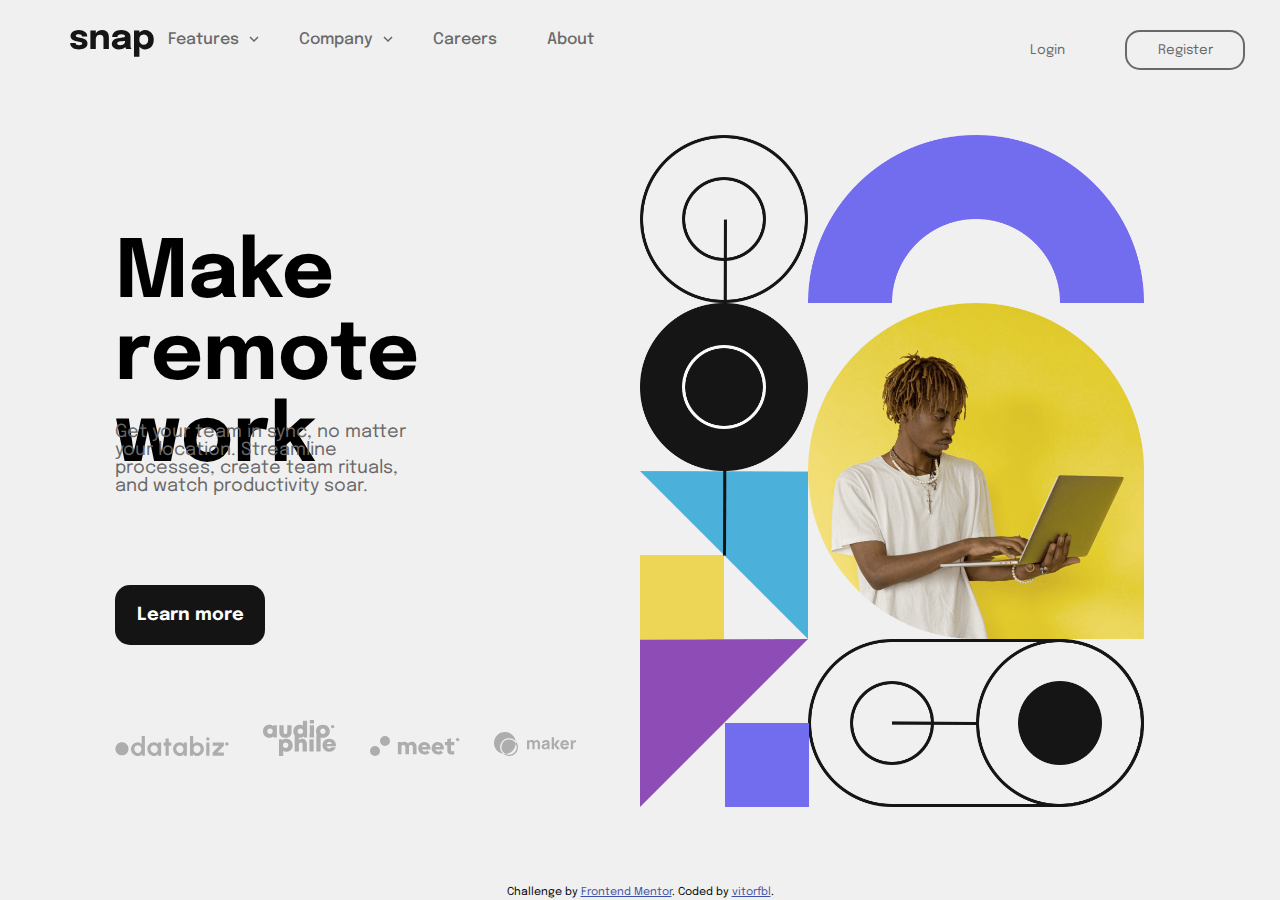
<file: index.html>
<!DOCTYPE html>
<html lang="en">

<head>
  <meta charset="UTF-8">
  <meta name="viewport" content="width=device-width, initial-scale=1.0">
  <!-- displays site properly based on user's device -->

  <link rel="icon" type="image/png" sizes="32x32" href="./images/favicon-32x32.png">
  <link rel="stylesheet" href="style.css">

  <title>Frontend Mentor | Intro section with dropdown navigation</title>

  <!-- Feel free to remove these styles or customise in your own stylesheet 👍 -->
  <style>
    
  </style>
</head>

<body>
  <div class="container">
    <img class="logo" src="images/logo.svg" alt="">

    <ul class="top-nav">
      
      <li  onmouseover="showPanel()" onmouseout="closePanel()">Features</li>
      <img class="arrow " src="images/icon-arrow-down.svg" alt="" id="arrow" onmouseover="showPanel()" >
      <img class= "arrow hidden"src="/images/icon-arrow-up.svg" id="arrow-up" onmouseout="closePanel()" alt="">
      <li onmouseover="showPanel2()" onmouseout="closePanel2()">Company</li>
      <img class="arrow2" src="images/icon-arrow-down.svg" alt="" id="arrow2" onmouseover="showPanel2()">
      <img class= "arrow2 hidden"src="/images/icon-arrow-up.svg" alt="" id="arrow-up2" onmouseout="closePanel2()">
      <li>Careers</li>
      <li> About</li>
    </ul>
    <div class="login">
      <button class="login-btn">Login</button>
      <button class="register-btn">Register</button>
    </div>
      <h1 class="title">Make remote work</h1>
    <img class="hero-img" src="images/image-hero-desktop.png" alt="">
      <p class="subtitle">Get your team in sync, no matter your location. Streamline processes, 
        create team rituals, and watch productivity soar.</p>
        <button class="learn-more"><strong>Learn more</strong></button>

        <div class="partners">
          <img src="/images/client-databiz.svg" alt="">
          <img src="/images/client-audiophile.svg" alt="">
          <img src="/images/client-meet.svg" alt="">
          <img src="/images/client-maker.svg" alt="">
        </div>
        <div class="painel1 hidden" id="panel1">
          <ul>
            <img src="/images/icon-todo.svg"  alt="">
            <li>Todo list</li>
            <img src="/images/icon-calendar.svg" alt="">
            <li>Calendar</li>
            <img src="/images/icon-reminders.svg" alt="">
            <li>Reminders</li>
            <img src="/images/icon-planning.svg" alt="">
            <li>Planning</li>
          </ul>
        </div>
        <div class="painel2 hidden " id="panel2">
          <ul>       
            <li>History</li>    
            <li>Our team</li>
            <li>Blog</li>
          </ul>
        </div>
  </div>

  
  <div class="attribution">
    Challenge by <a href="https://www.frontendmentor.io?ref=challenge" target="_blank">Frontend Mentor</a>.
    Coded by <a href="https://github.com/vitorfbl">vitorfbl</a>.
  </div>


  <script src="script.js"></script>
</body>

</html>
</file>
<file: style.css>
@import url('https://fonts.googleapis.com/css2?family=Epilogue:wght@500&display=swap');
*{
    font-family: 'Epilogue', sans-serif;

}
html,body{
    background-color: hsl(0, 0%, 94%);
    width: 100%;
    max-width: 100vw;

    height: 100%;
    max-height: 100vh;

    margin: 0 auto;
    padding: 0 auto;
}
.container{
    width: 1440px;
    display: flex;
    position: relative;
}
.logo{
    position: absolute;
    top: 30px;
    left: 70px;
}

.top-nav{
    flex-wrap:wrap ;
    position: absolute;
    display: flex;
    list-style: none;
    font-weight: 500;
    top: 15px;
    left: 10vw;
    color: hsl(0, 0%, 41%);
    

}
.top-nav li{
    margin-right: 50px;
}

.top-nav img{
position: relative;
right: 40px;
top: 5px;
width: 10px; 
height: 6px;
}
.top-nav li:hover{
    cursor: pointer;
    color: black;
}
.top-nav img:hover{
    cursor: pointer;
transition: 400ms;}
    

.login button{
    flex-wrap: wrap;
    position: relative;
    color: hsl(0, 0%, 41%);

left: 80vw;
top: 30px;
margin-right: 50px;
}
.login-btn{
border: none;
background-color: transparent;
}
.register-btn{
   width: 120px;
    padding:none;
    background-color: transparent;
    border-radius: 15px;
    height: 40px;
    border:2px solid hsl(0, 0%, 41%);
}
.login button:hover{
    cursor: pointer;
}
.title{
font-size: 80px;
position: absolute;
top: 20vh;
left: 9vw;
width: 27vw;
}
.hero-img{
    width: 35%;
    position: absolute;
    left: 50vw;
    top: 15vh;
}
.subtitle{
    color: hsl(0, 0%, 41%);;
    font-size: 18px;
    width: 24vw;
    position: absolute;
    top: 45vh;
    left: 9vw;
}
.learn-more{
    position: absolute;
    top: 65vh;
    left: 9vw;
    height: 60px;
    width: 150px;
    border: none;
    border-radius: 15px;
   font-size: 18px;
   color: #fff;
background-color: hsl(0, 0%, 8%);
}
.learn-more:hover{
border: 1px solid hsl(0, 0%, 8%);
color: hsl(0, 0%, 8%);
background-color:transparent ;
}
.partners{
  
    width: 50%;
position: absolute;
top: 80vh;
left: 9vw;
}
.partners img{
    margin-right:  30px; ;
}
.hidden{
    display: none;
}

.painel1{
    border-radius:  10px; ;
    list-style: none;
    position: absolute;
    background-color: hsl(0, 0%, 98%);
    top: 7vh;
    left: 10vw;
    width: 150px;
    height: 150px;
    transition: transform 0.5s ease-in-out;
    transform: translateY(-10px);
}
.painel1 ul {
     display: grid;
   grid-template-columns: auto auto;
   list-style-type: none;
}
.painel1 li{
    position: relative;
    text-align: justify;
    margin: 7px;
    right: 20px; 
}
.painel1 img{
position: relative;
right: 20px;
}

.painel2{
    border-radius:  10px; ;
    list-style: none;
    position: absolute;
    background-color: #fff;
    top: 7vh;
    left: 18vw;
    width: 120px;
    height: 120px;
    transition: transform 0.5s ease-in-out;
    transform: translateY(-10px);
}
.painel2 ul {
     display: block;
    grid-template-columns: auto auto;
   list-style-type: none;
}
.painel2 li{
    position: relative;
    text-align: justify;
    margin-top: 20px;
    right: 20px; 
}



.attribution {
    position: relative;
    top: 94vh;
    font-size: 11px;

    text-align: center;
  }

  .attribution a {
    color: hsl(228, 45%, 44%);
  }
</file>
